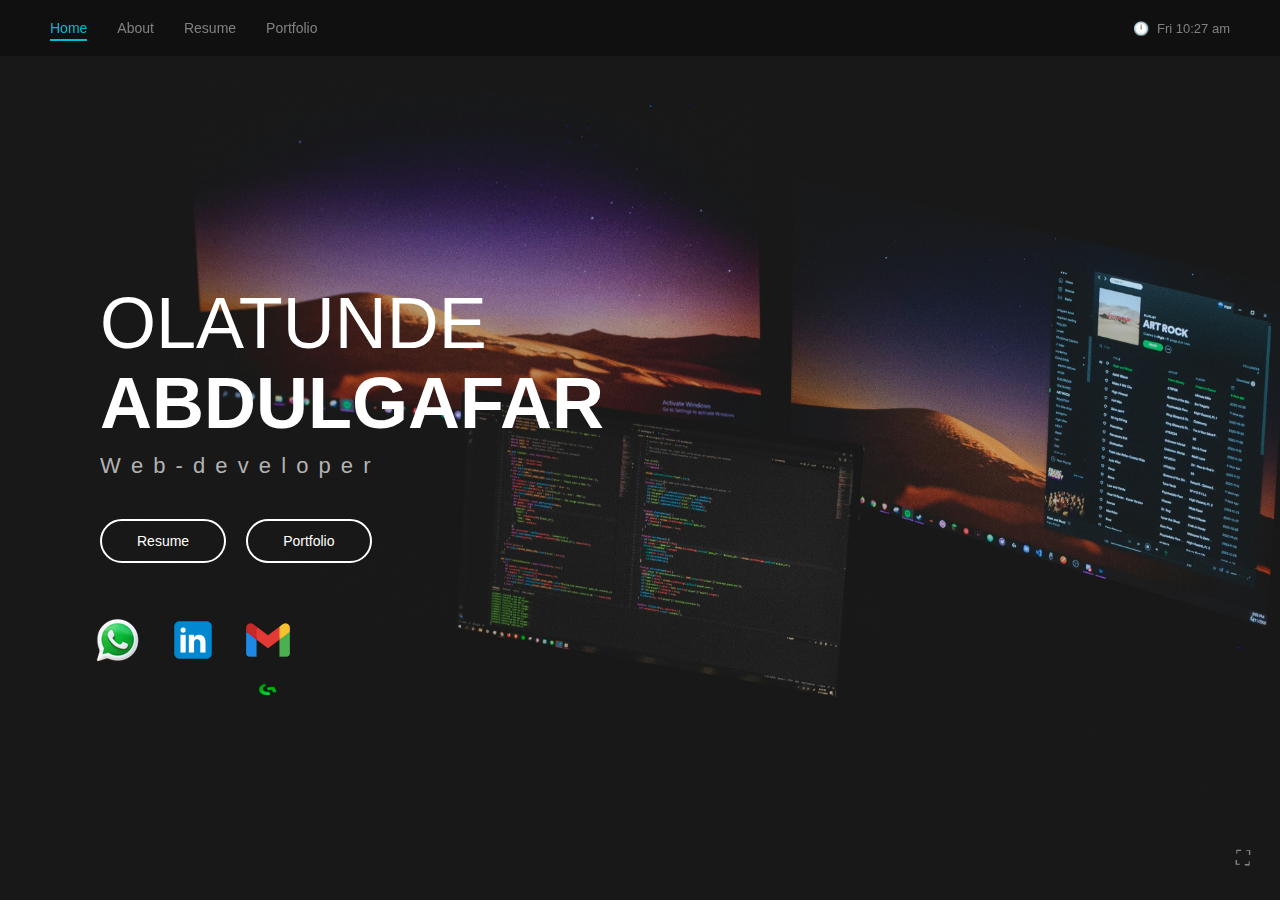
<file: index.html>
<!DOCTYPE html>
<html lang="en">
  <head>
    <meta charset="UTF-8" />
    <meta name="viewport" content="width=device-width, initial-scale=1.0" />
    <title>Olatunde Abdulgafar - Web developer</title>
    <link rel="stylesheet" href="home.css" />
  </head>
  <body>
    <nav class="navbar">
      <div class="left-navbar">
        <a href="index.html" class="navbar-link active">Home</a>
        <a href="about.html" class="navbar-link">About</a>
        <a href="resume.html" class="navbar-link">Resume</a>
        <a href="portfolio.html" class="navbar-link">Portfolio</a>
      </div>
      <div class="right-navbar">
        <span class="time-icon">🕛</span>
        <span class="time-text"></span>
      </div>
    </nav>
    <main class="hero">
      <div class="hero-content">
        <h1 class="hero-title">
          OLATUNDE <span class="hero-name">ABDULGAFAR</span>
        </h1>
        <p class="hero-sub">W e b - d e v e l o p e r</p>

        <div class="hero-buttons">
          <a href="resume.html" class="btn btn-outline">Resume</a>
          <a href="portfolio.html" class="btn btn-outline">Portfolio</a>
        </div>
        <div class="social-links">
          <a href="https://wa.me/2348135802885?text=Hi,%20I’m%20reaching%20out%20from%20your%20portfolio." target="_blank"  class="social-icon"><img src="whatsapp.png" alt="whatsapp"></a>
          <a href="https://linkedin.com/in/abdulgafar-olatunde-87900a32b" target="_blank" class="social-icon"><img src="linkedin.png" alt="linkedin"></a>
          <a href="https://abdulgafarolatunde2345@gmail.com" target="_blank"  class="social-icon"><img src="gmail.png" alt="gmail"></a>
        </div>
      </div>
      <button class="fullscreen-btn">⛶</button>
    </main>
    <script src="home.js"></script>
  </body>
</html>
</file>
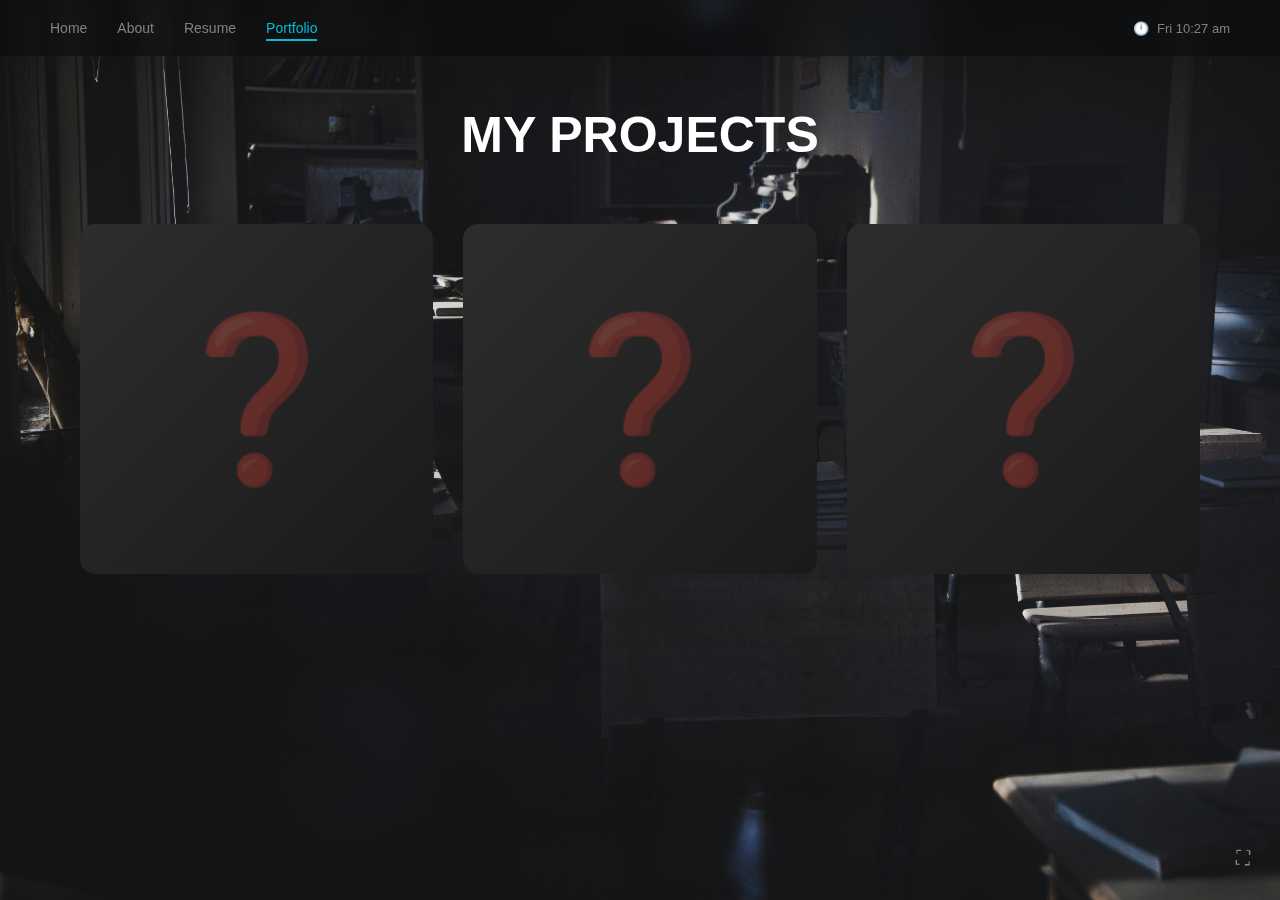
<file: portfolio.html>
<!DOCTYPE html>
<html lang="en">
  <head>
    <meta charset="UTF-8" />
    <meta name="viewport" content="width=device-width, initial-scale=1.0" />
    <title>Portfolio - Olatunde Abdulgafar</title>
    <link rel="stylesheet" href="portfolio.css" />
  </head>
  <body>
    <nav class="navbar">
      <div class="left-navbar">
        <a href="index.html" class="navbar-link ">Home</a>
        <a href="about.html" class="navbar-link">About</a>
        <a href="resume.html" class="navbar-link">Resume</a>
        <a href="portfolio.html" class="navbar-link active">Portfolio</a>
      </div>
      <div class="right-navbar">
        <span class="time-icon">🕛</span>
        <span class="time-text"></span>
      </div>
    </nav>
    
    <main class="hero">
        <h1 class="hero-title">MY PROJECTS</h1>

        <div class="hero-grid">
        <a href="#" target="_blank" class="link">
            <div class="item">
                <div class="image">
                    <div class="icon">❓</div>
                </div>
                <div class="overlay">
                    <h3>IN PROGRESS</h3>
                    <p>Simple web page</p>
                </div>
            </div>
        </a>
        <a href="#" target="_blank" class="link">
            <div class="item">
                <div class="image">
                    <div class="icon">❓</div>
                </div>
                <div class="overlay">
                    <h3>IN PROGRESS</h3>
                    <p>Simple web page</p>
                </div>
            </div>
        </a>
        <a href="#" target="_blank" class="link">
            <div class="item">
                <div class="image">
                    <div class="icon">❓</div>
                </div>
                <div class="overlay">
                    <h3>IN PROGRESS</h3>
                    <p>Simple web page</p>
                </div>
            </div>
        </a>

        </div>
        <button class="fullscreen-btn">⛶</button>
    </main>
    <script src="home.js"></script>
  </body>
</html>
</file>
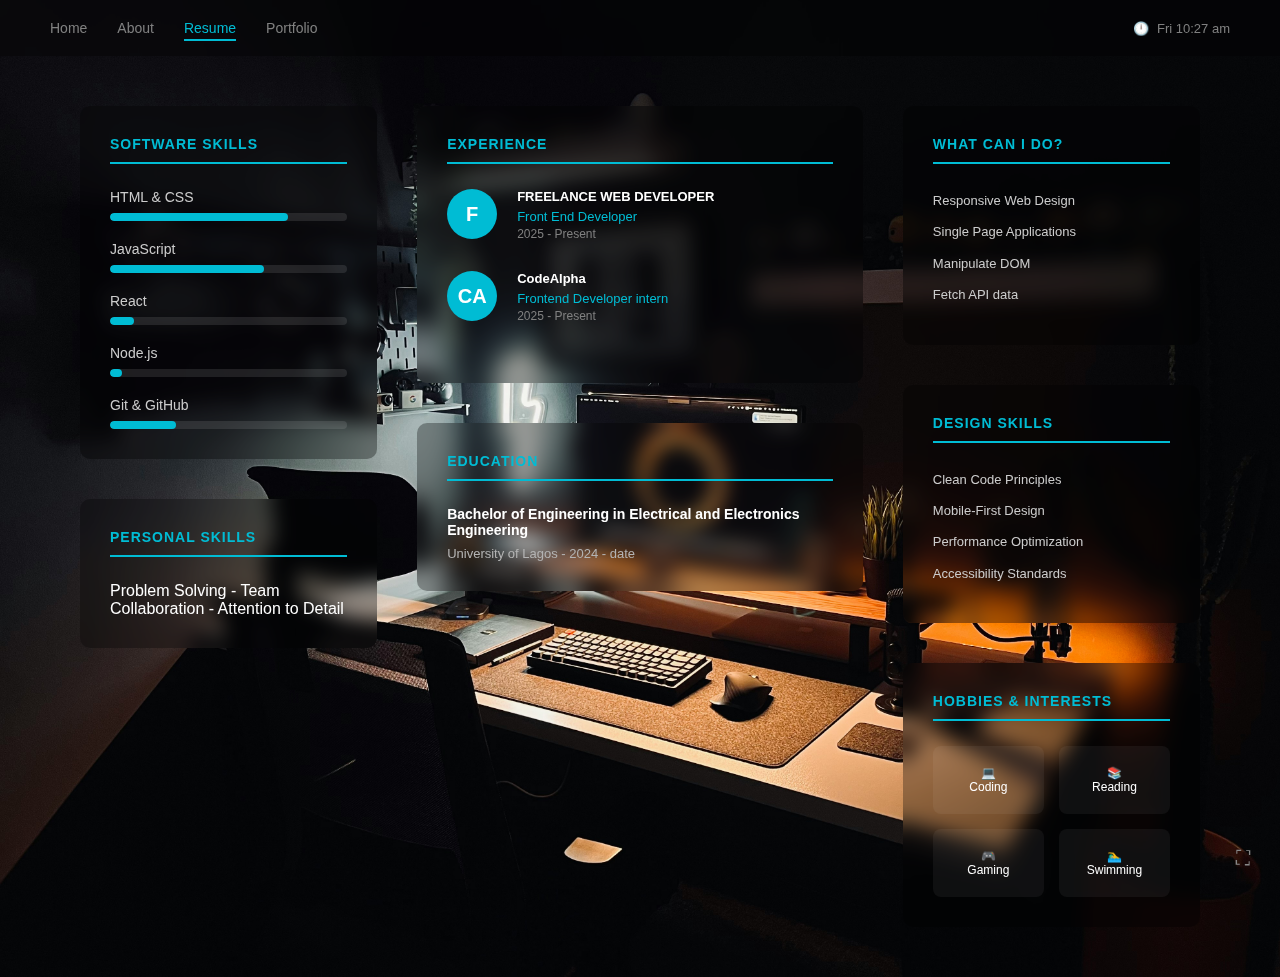
<file: resume.html>
<!DOCTYPE html>
<html lang="en">
  <head>
    <meta charset="UTF-8" />
    <meta name="viewport" content="width=device-width, initial-scale=1.0" />
    <title>Resume - Olatunde Abdulgafar</title>
    <link rel="stylesheet" href="resume.css" />
  </head>
  <body>
    <nav class="navbar">
      <div class="left-navbar">
        <a href="index.html" class="navbar-link">Home</a>
        <a href="about.html" class="navbar-link">About</a>
        <a href="resume.html" class="navbar-link active">Resume</a>
        <a href="portfolio.html" class="navbar-link">Portfolio</a>
      </div>
      <div class="right-navbar">
        <span class="time-icon">🕛</span>
        <span class="time-text"></span>
      </div>
    </nav>
    <main class="hero">
      <div class="column left-column">
        <div class="section">
          <h2 class="section-title">SOFTWARE SKILLS</h2>
          <div class="skills-list">
            <div class="skills-item">
              <span class="skills-name">HTML & CSS</span>
              <div class="skills-bar">
                <div class="skills-progress" data-level="75"></div>
              </div>
            </div>

            <div class="skills-item">
              <span class="skills-name">JavaScript</span>
              <div class="skills-bar">
                <div class="skills-progress" data-level="65"></div>
              </div>
            </div>

            <div class="skills-item">
              <span class="skills-name">React</span>
              <div class="skills-bar">
                <div class="skills-progress" data-level="10"></div>
              </div>
            </div>

            <div class="skills-item">
              <span class="skills-name">Node.js</span>
              <div class="skills-bar">
                <div class="skills-progress" data-level="5"></div>
              </div>
            </div>

            <div class="skills-item">
              <span class="skills-name">Git & GitHub</span>
              <div class="skills-bar">
                <div class="skills-progress" data-level="28"></div>
              </div>
            </div>
          </div>
        </div>

        <div class="section">
          <h2 class="section-title">PERSONAL SKILLS</h2>
          <p class="personal-skillss">
            Problem Solving - Team Collaboration - Attention to Detail
          </p>
        </div>
      </div>

      <div class="column center-column">
        <div class="section">
          <h2 class="section-title">EXPERIENCE</h2>

          <div class="timeline-item">
            <div class="company-logo">F</div>
            <div class="timeline-content">
              <h3 class="job-title">FREELANCE WEB DEVELOPER</h3>
              <p class="job-position">Front End Developer</p>
              <p class="job-date">2025 - Present</p>
            </div>
          </div>

          <div class="timeline-item">
            <div class="company-logo">CA</div>
            <div class="timeline-content">
              <h3 class="job-title">CodeAlpha</h3>
              <p class="job-position">Frontend Developer intern</p>
              <p class="job-date">2025 - Present</p>
            </div>
          </div>
        </div>

        <div class="section">
          <h2 class="section-title">EDUCATION</h2>
          <div class="education-item">
            <h3>
              Bachelor of Engineering in Electrical and Electronics Engineering
            </h3>
            <p>University of Lagos - 2024 - date</p>
          </div>
        </div>
      </div>

      <div class="column right-column">
        <div class="section">
          <h2 class="section-title">WHAT CAN I DO?</h2>
          <div class="can-do-list">
            <p>Responsive Web Design</p>
            <p>Single Page Applications</p>
            <p>Manipulate DOM</p>
            <p>Fetch API data</p>
          </div>
        </div>

        <div class="section">
          <h2 class="section-title">DESIGN SKILLS</h2>
          <div class="design-skills">
            <p>Clean Code Principles</p>
            <p>Mobile-First Design</p>
            <p>Performance Optimization</p>
            <p>Accessibility Standards</p>
          </div>
        </div>

        <div class="section">
          <h2 class="section-title">HOBBIES & INTERESTS</h2>
          <div class="hobbies-grid">
            <div class="hobby-item">💻<br />Coding</div>
            <div class="hobby-item">📚<br />Reading</div>
            <div class="hobby-item">🎮<br />Gaming</div>
            <div class="hobby-item">🏊‍♂️<br />Swimming</div>
          </div>
        </div>
      </div>

      <button class="fullscreen-btn">⛶</button>
    </main>
    <script src="resume.js"></script>
  </body>
</html>
</file>
<file: home.css>
* {
  margin: 0;
  padding: 0;
  box-sizing: border-box;
}

body {
  font-family: "Segoe UI", Tahoma, Geneva, Verdana, sans-serif;
  background-image: url("1.jpg");
  background-size: cover;
  color: white;
  min-height: 100vh;
  overflow-x: hidden;
}

.navbar {
  display: flex;
  justify-content: space-between;
  align-items: center;
  padding: 20px 50px;
  background: rgba(0, 0, 0, 0.3);
  backdrop-filter: blur(10px);
}

.left-navbar {
  display: flex;
  gap: 30px;
}

.navbar-link {
  font-size: 14px;
  position: relative;
  transition: color 0.3s;
  color: gray;
  text-decoration: none;
}

.navbar-link.active,
.navbar-link:hover {
  color: #00bcd4;
}

.navbar-link.active::after {
  position: absolute;
  bottom: -5px;
  left: 0;
  width: 100%;
  height: 2px;
  content: "";
  background: #00bcd4;
}

.right-navbar {
  display: flex;
  align-items: center;
  gap: 8px;
  color: gray;
  font-size: 13px;
}

.hero {
  display: flex;
  align-items: center;
  justify-content: space-between;
  padding: 80px 100px;
  position: relative;
  min-height: calc(100vh - 70px);
}

.hero-content {
  flex: 1;
  z-index: 2;
}

.hero-title {
  font-size: 72px;
  font-weight: 300;
  margin-bottom: 10px;
  line-height: 1.1;
}

.hero-name {
  display: block;
  font-weight: 700;
}

.hero-sub {
  color: hsl(0, 0%, 70%);
  font-size: 22px;
  font-weight: 400;
  letter-spacing: 2px;
  margin-bottom: 40px;
}

.hero-buttons {
  display: flex;
  margin-bottom: 60px;
  gap: 20px;
}

.btn {
  padding: 12px 35px;
  text-decoration: none;
  border-radius: 25px;
  transition: all 0.3s;
  font-size: 14px;
}

.btn-outline {
  border: 2px solid white;
  background: transparent;
  color: white;
}

.btn-outline:hover {
  transform: translateY(-4px);
  background-color: #00bcd4;
  border-color: #00bcd4;
}

.social-links {
  display: flex;
  gap: 40px;
}

.social-icon {
  width: 35px;
  height: 35px;
  display: flex;
  justify-content: center;
  align-items: center;
  color: white;
  text-decoration: none;
  transition: all 0.3s;
  font-size: 14px;
  border-radius: 50%;
}

.social-icon:hover {
  transform: translateY(-3px);
}

.fullscreen-btn {
  position: fixed;
  bottom: 30px;
  right: 30px;
  background: transparent;
  border: none;
  color: #888;
  font-size: 20px;
  cursor: pointer;
  transition: color 0.3s;
}

.fullscreen-btn:hover {
  color: #00bcd4;
}

@media (max-width: 480px) {
  body {
    background-image: url('1.jpg');  
    background-position: center;
  }
  
  .navbar {
    flex-direction: column;
    gap: 15px;
    padding: 20px;
  }
  
  .left-navbar {
    width: 100%;
    justify-content: center;
    gap: 15px;
  }
  
  .right-navbar {
    display: none;
  }
  
  .navbar-link {
    font-size: 12px;
  }
  
  .hero {
    padding: 30px 20px;
    text-align: center;
    min-height: calc(100vh - 100px);
  }
  
  .hero-content {
    align-items: center;
  }
  
  .hero-title {
    font-size: 36px;
    line-height: 1.2;
  }
  
  .hero-name {
    font-size: 40px;
  }
  
  .hero-sub {
    font-size: 14px;
    margin-bottom: 30px;
  }
  
  .hero-buttons {
    flex-direction: column;
    width: 100%;
    gap: 15px;
    margin-bottom: 40px;
  }
  
  .btn {
    width: 100%;
    text-align: center;
  }
  
  .social-links {
    justify-content: center;
    flex-wrap: wrap;
  }
  
  .social-icon {
    width: 40px;
    height: 40px;
    font-size: 16px;
  }
  
  .fullscreen-btn {
    bottom: 20px;
    right: 20px;
    font-size: 18px;
  }
}
</file>
<file: portfolio.css>
* {
  margin: 0;
  padding: 0;
  box-sizing: border-box;
}

body {
  font-family: "Segoe UI", Tahoma, Geneva, Verdana, sans-serif;
  background-image: url("3.jpg");
  background-size: cover;
  color: white;
  min-height: 100vh;
  overflow-x: hidden;
}

.navbar {
  display: flex;
  justify-content: space-between;
  align-items: center;
  padding: 20px 50px;
  background: rgba(0, 0, 0, 0.3);
  backdrop-filter: blur(10px);
}

.left-navbar {
  display: flex;
  gap: 30px;
}

.navbar-link {
  font-size: 14px;
  position: relative;
  transition: color 0.3s;
  color: gray;
  text-decoration: none;
}

.navbar-link.active,
.navbar-link:hover {
  color: #00bcd4;
}

.navbar-link.active::after {
  position: absolute;
  bottom: -5px;
  left: 0;
  width: 100%;
  height: 2px;
  content: "";
  background: #00bcd4;
}

.right-navbar {
  display: flex;
  align-items: center;
  gap: 8px;
  color: gray;
  font-size: 13px;
}

.fullscreen-btn {
  position: fixed;
  bottom: 30px;
  right: 30px;
  background: transparent;
  border: none;
  color: #888;
  font-size: 20px;
  cursor: pointer;
  transition: color 0.3s;
}

.fullscreen-btn:hover {
  color: #00bcd4;
}

.hero {
    position: relative;
    padding: 50px 80px;
    min-height: calc(100vh - 70px);
}

.hero-title {
    font-size: 50px;
    font-weight: 700;
    text-align: center;
    margin-bottom: 60px;
}

.hero-grid{
    display: grid;
    grid-template-columns: repeat(3, 1fr);
    gap: 30px;
    max-width: 1400px;
    margin: 0 auto;
}

.item {
  position: relative;
  height: 350px;
  border-radius: 15px;
  overflow: hidden;
  cursor: pointer;
  transition: all 0.4s ease;
  background: hsla(0, 0%, 0%, 0.3);
  backdrop-filter: blur(10px);
}

.item:hover {
  transform: translateY(-5px);
}

.image {
  width: 100%;
  height: 100%;
  background: linear-gradient(135deg, #2d2d2d 0%, #1a1a1a 100%);
  display: flex;
  align-items: center;
  justify-content: center;
  position: relative;
}

.icon {
  font-size: 160px;
  opacity: 0.3;
  transition: all 0.4s;
}

.item:hover .icon {
  opacity: 0.5;
  transform: scale(1.1);
}

.overlay {
  position: absolute;
  top: 0;
  left: 0;
  right: 0;
  bottom: 0;
  background: linear-gradient(180deg, transparent 0%, rgba(0, 0, 0, 0.7) 60%,rgba(0, 0, 0, 0.95) 100% );
  display: flex;
  flex-direction: column;
  justify-content: flex-end;
  padding: 30px;
  opacity: 0;
  transition: opacity 0.4s ease;
}

.item:hover .overlay {
  opacity: 1;
}

.overlay h3 {
  font-size: 22px;
  font-weight: 600;
  margin-bottom: 8px;
  color: white;
}

.overlay p {
  font-size: 14px;
  color: #00bcd4;
  letter-spacing: 0.5px;
}

.link {
  text-decoration: none;
  color: inherit;
  display: block;
}

.link:hover {
  text-decoration: none;
}

@media (max-width: 480px) {
  body {
    background-color: #1a1a1a;
    background-image: url('3.jpg');
    background-position: center;
    background-attachment: scroll;
  }
  
  .navbar {
    flex-direction: column;
    gap: 12px;
    padding: 15px 20px;
  }
  
  .left-navbar {
    width: 100%;
    justify-content: center;
    gap: 20px;
  }
  
  .right-navbar {
    display: none;
  }
  
  .navbar-link {
    font-size: 13px;
    padding: 8px 0;
  }
  
  /* PORTFOLIO SECTION */
  .hero {
    padding: 30px 20px 50px 20px;
    min-height: auto;
  }
  
  .hero-title {
    font-size: 34px;
    margin-bottom: 35px;
  }
  
  /* GRID - SINGLE COLUMN */
  .hero-grid {
    grid-template-columns: 1fr;
    gap: 25px;
    max-width: 100%;
  }
  
  /* PROJECT CARDS */
  .item {
    height: 300px;
    border-radius: 12px;
  }
  
  .item:hover {
    transform: translateY(-8px);
  }
  
  .image {
    background: linear-gradient(135deg, #2d2d2d 0%, #1a1a1a 100%);
  }
  
  .icon {
    font-size: 100px;
    opacity: 0.4;
  }
  
  .item:hover .icon {
    font-size: 110px;
    opacity: 0.6;
  }
  
  /* OVERLAY */
  .overlay {
    padding: 25px 20px;
    background: linear-gradient(
      180deg, 
      transparent 0%, 
      rgba(0, 0, 0, 0.75) 50%,
      rgba(0, 0, 0, 0.95) 100%
    );
  }
  
  .overlay h3 {
    font-size: 20px;
    margin-bottom: 6px;
    line-height: 1.3;
  }
  
  .overlay p {
    font-size: 14px;
    letter-spacing: 0.5px;
  }
  
  .fullscreen-btn {
    bottom: 20px;
    right: 20px;
    font-size: 20px;
    padding: 8px;
  }
}
</file>
<file: resume.css>
* {
  margin: 0;
  padding: 0;
  box-sizing: border-box;
}

body {
  font-family: "Segoe UI", Tahoma, Geneva, Verdana, sans-serif;
  background-image: url("4.jpg");
  background-size: cover;
  color: white;
  min-height: 100vh;
  overflow-x: hidden;
}

.navbar {
  display: flex;
  justify-content: space-between;
  align-items: center;
  padding: 20px 50px;
  background: rgba(0, 0, 0, 0.3);
  backdrop-filter: blur(10px);
}

.left-navbar {
  display: flex;
  gap: 30px;
}

.navbar-link {
  font-size: 14px;
  position: relative;
  transition: color 0.3s;
  color: gray;
  text-decoration: none;
}

.navbar-link.active,
.navbar-link:hover {
  color: #00bcd4;
}

.navbar-link.active::after {
  position: absolute;
  bottom: -5px;
  left: 0;
  width: 100%;
  height: 2px;
  content: "";
  background: #00bcd4;
}

.right-navbar {
  display: flex;
  align-items: center;
  gap: 8px;
  color: gray;
  font-size: 13px;
}

.fullscreen-btn {
  position: fixed;
  bottom: 30px;
  right: 30px;
  background: transparent;
  border: none;
  color: #888;
  font-size: 20px;
  cursor: pointer;
  transition: color 0.3s;
}

.fullscreen-btn:hover {
  color: #00bcd4;
}

.hero {
  position: relative;
  display: grid;
  grid-template-columns: 1fr 1.5fr 1fr;
  gap: 40px;
  padding: 50px 80px;
}

.column {
  display: flex;
  flex-direction: column;
  gap: 40px;
}

.section {
  background: hsla(0, 0%, 0%, 0.3);
  padding: 30px;
  border-radius: 10px;
  backdrop-filter: blur(10px);
}

.section-title {
  font-size: 14px;
  font-weight: 700;
  margin-bottom: 25px;
  letter-spacing: 1px;
  color: #00bcd4;
  padding-bottom: 10px;
  border-bottom: 2px solid #00bcd4;
}

.skills-list {
  display: flex;
  flex-direction: column;
  gap: 20px;
}

.skills-item {
  display: flex;
  flex-direction: column;
  gap: 8px;
}

.skills-name {
  font-size: 14px;
  color: hsl(0, 0%, 80%);
}

.skills-bar {
  width: 100%;
  height: 8px;
  background: rgba(255, 255, 255, 0.1);
  border-radius: 10px;
  overflow: hidden;
}

.skills-progress {
  height: 100%;
  background-color: #00bcd4;
  border-radius: 10px;
  transition: width 1s ease;
  width: 0;
}

.personal-skills {
  color: hsl(0, 0%, 53%);
  line-height: 1.8;
  font-size: 14px;
}

.timeline-item {
  display: flex;
  align-items: flex-start;
  gap: 20px;
  margin-bottom: 30px;
}

.company-logo {
  width: 50px;
  height: 50px;
  font-size: 20px;
  display: flex;
  justify-content: center;
  align-items: center;
  font-weight: 700;
  background: #00bcd4;
  border-radius: 50%;
  flex-shrink: 0;
}

.job-title {
  font-size: 13px;
  font-weight: 600;
  margin-bottom: 5px;
  color: #fff;
}

.timeline-content {
  flex: 1;
}

.job-position {
  font-size: 13px;
  color: #00bcd4;
  margin-bottom: 3px;
}

.job-date {
  font-size: 12px;
  color: gray;
}

.education-item h3 {
  font-size: 14px;
  margin-bottom: 8px;
  color: white;
}

.education-item p {
  font-size: 13px;
  color: hsl(0, 0%, 70%);
}

.can-do-list p,
.design-skills p {
  color: hsl(0, 0%, 80%);
  line-height: 1.8;
  margin-bottom: 8px;
  font-size: 13px;
}

.hobbies-grid {
  display: grid;
  grid-template-columns: 1fr 1fr;
  gap: 15px;
}

.hobby-item {
  background: rgba(255, 255, 255, 0.05);
  padding: 20px;
  border-radius: 8px;
  text-align: center;
  font-size: 12px;
  transition: all 0.3s;
}

.hobby-item:hover {
  background: rgba(0, 188, 212, 0.2);
  transform: translateY(-5px);
}


@media (max-width: 480px) {
  body {
    background-color: #1a1a1a;
    background-image: url('4.jpg');
    background-position: center;
    background-attachment: scroll;
  }
  
  .navbar {
    flex-direction: column;
    gap: 12px;
    padding: 15px 20px;
  }
  
  .left-navbar {
    width: 100%;
    justify-content: center;
    gap: 20px;
  }
  
  .right-navbar {
    display: none;
  }
  
  .navbar-link {
    font-size: 13px;
    padding: 8px 0;
  }
  
  .hero {
    grid-template-columns: 1fr;
    padding: 30px 20px 50px 20px;
    gap: 25px;
  }
  
  .column {
    gap: 25px;
  }
  
  .section {
    padding: 25px 20px;
    border-radius: 12px;
  }
  
  .section-title {
    font-size: 13px;
    margin-bottom: 20px;
    padding-bottom: 12px;
  }
  
  .skills-list {
    gap: 20px;
  }
  
  .skills-item {
    gap: 10px;
  }
  
  .skills-name {
    font-size: 14px;
  }
  
  .skills-bar {
    height: 8px;
  }
  
  .personal-skills {
    font-size: 14px;
    line-height: 1.9;
  }
  
  .timeline-item {
    flex-direction: row;
    align-items: flex-start;
    text-align: left;
    gap: 15px;
    margin-bottom: 20px;
    padding-bottom: 20px;
    border-bottom: 1px solid rgba(255, 255, 255, 0.05);
  }
  
  .timeline-item:last-child {
    border-bottom: none;
  }
  
  .company-logo {
    width: 50px;
    height: 50px;
    font-size: 20px;
    flex-shrink: 0;
  }
  
  .timeline-content {
    flex: 1;
  }
  
  .job-title {
    font-size: 14px;
    margin-bottom: 6px;
    line-height: 1.4;
  }
  
  .job-position {
    font-size: 13px;
    margin-bottom: 5px;
  }
  
  .job-date {
    font-size: 12px;
  }
  

  .education-item h3 {
    font-size: 14px;
    margin-bottom: 10px;
    line-height: 1.5;
  }
  
  .education-item p {
    font-size: 13px;
    line-height: 1.6;
  }
  
  .can-do-list p,
  .design-skills p {
    font-size: 14px;
    line-height: 1.9;
    margin-bottom: 10px;
  }
  
  .hobbies-grid {
    grid-template-columns: repeat(2, 1fr);
    gap: 15px;
  }
  
  .hobby-item {
    padding: 20px 15px;
    font-size: 13px;
    line-height: 1.6;
  }
  
  .fullscreen-btn {
    bottom: 20px;
    right: 20px;
    font-size: 20px;
    padding: 8px;
  }
}
</file>
